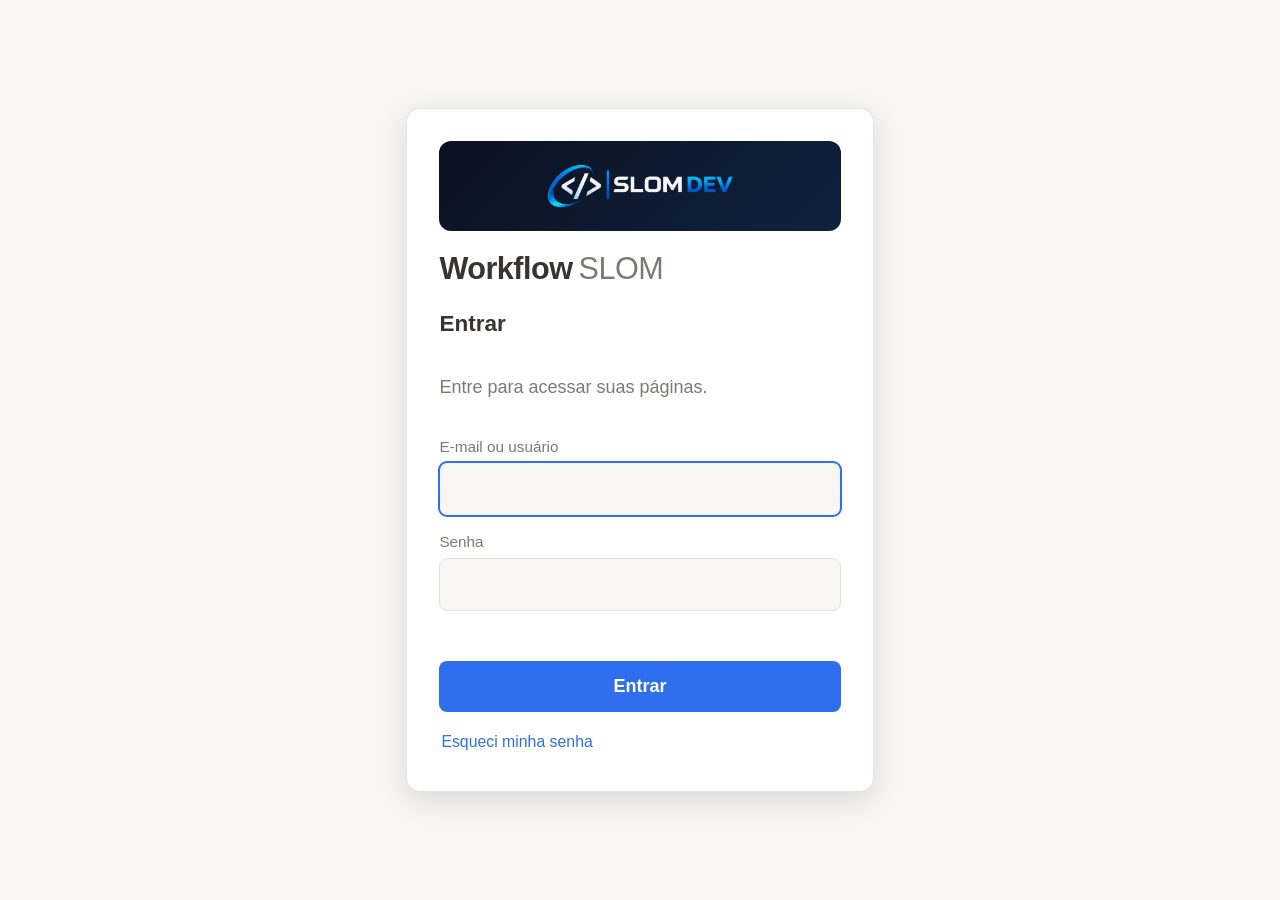
<file: index.html>
<!doctype html>
<html lang="pt-BR">
<head>
<meta charset="utf-8">
<meta name="viewport" content="width=device-width,initial-scale=1">
<title>Workflow SLOM</title>
<meta name="robots" content="noindex">
<link rel="icon" type="image/png" href="assets/img/favicon-64.png">
<link rel="apple-touch-icon" href="assets/img/apple-touch-icon.png">
<meta name="theme-color" content="#0b1220">
<link rel="stylesheet" href="assets/app.css?v=7">
</head>
<body>
<div id="auth" class="auth" hidden>
  <form id="authForm" class="auth-card" novalidate>
    <div class="logo-plate"><img src="assets/img/logo-h.png" alt="SLOM DEV"></div>
    <div class="brand">Workflow<span>SLOM</span></div>
    <h2 id="authTitle"></h2>
    <p id="authMsg" class="muted"></p>
    <label data-f="name" hidden>Nome<input id="aName" autocomplete="name" maxlength="80"></label>
    <label data-f="email">E-mail<input id="aEmail" autocomplete="username" autocapitalize="none" spellcheck="false"></label>
    <label data-f="pass">Senha<input id="aPass" type="password" autocomplete="current-password"></label>
    <label data-f="pass2" hidden>Confirmar senha<input id="aPass2" type="password" autocomplete="new-password"></label>
    <div id="authErr" class="err" role="alert"></div>
    <button class="btn primary" id="authBtn"></button>
    <button type="button" class="btn" id="resendBtn" hidden>Reenviar e-mail de confirmação</button>
    <div class="auth-links">
      <button type="button" class="link" id="lnkForgot">Esqueci minha senha</button>
      <button type="button" class="link" id="lnkSwitch"></button>
    </div>
  </form>
</div>

<div id="app" class="app" hidden>
  <main class="main">
    <div id="banner" class="banner" hidden><img class="pi" src="assets/img/icons/bell.png" alt=""><span>Confirme seu e-mail para proteger a conta e poder recuperar a senha.</span><button class="btn" id="bannerBtn">Confirmar e-mail</button></div>
    <header class="top">
      <nav id="tabs" class="tabs" aria-label="Seções"></nav>
      <span id="status" class="status"></span>
      <button class="icon menu" id="menuBtn" aria-label="Abrir menu" data-i="menu"></button>
    </header>
    <div id="subbar" class="subbar" hidden><div id="crumbs" class="crumbs"></div></div>
    <section id="view" class="view"></section>
  </main>
  <div id="scrim" class="scrim"></div>
  <aside id="side" class="side" aria-label="Menu">
    <div class="side-head">
      <button class="icon" id="collapseBtn" aria-label="Recolher menu"></button>
      <img class="side-logo" src="assets/img/logo-app.png" alt="SLOM DEV">
      <div class="who"><b>Workflow SLOM</b><small id="meName"></small></div>
    </div>

    <div id="ctxHome" class="ctx" hidden>
      <div class="side-actions">
        <button class="nav primary" id="homeNewTask" title="Nova tarefa"><img class="ni" src="assets/img/icons/add.png" alt=""><span>Nova tarefa</span></button>
        <button class="nav" id="homeToTasks" title="Quadro de tarefas"><img class="ni" src="assets/img/icons/kanban.png" alt=""><span>Quadro de tarefas</span></button>
        <button class="nav" id="homeToNotes" title="Minhas anotações"><img class="ni" src="assets/img/icons/notebook.png" alt=""><span>Minhas anotações</span></button>
        <button class="nav" id="homeToTeam" title="Equipe"><img class="ni" src="assets/img/icons/team.png" alt=""><span>Equipe</span></button>
      </div>
    </div>

    <div id="ctxTasks" class="ctx" hidden>
      <div class="side-actions"><button class="nav primary" id="newTaskBtn" title="Nova tarefa"><img class="ni" src="assets/img/icons/add.png" alt=""><span>Nova tarefa</span></button></div>
      <div class="ctx-title">Projetos</div>
      <div id="projList" class="plist"></div>
      <div class="side-actions"><button class="nav" id="newProjectBtn" title="Novo projeto"><img class="ni" src="assets/img/icons/folder-plus.png" alt=""><span>Novo projeto</span></button></div>
    </div>

    <div id="ctxNotes" class="ctx" hidden>
      <div class="side-actions">
        <button class="nav primary" id="newRoot" title="Nova página"><img class="ni" src="assets/img/icons/add.png" alt=""><span>Nova página</span></button>
        <button class="nav" id="searchBtn" title="Buscar"><img class="ni" src="assets/img/icons/search.png" alt=""><span>Buscar</span></button>
        <button class="nav" id="graphBtn" title="Grafo de ideias"><img class="ni" src="assets/img/icons/share.png" alt=""><span>Grafo de ideias</span></button>
        <button class="nav" id="trashBtn" title="Lixeira"><img class="ni" src="assets/img/icons/trash.png" alt=""><span>Lixeira</span></button>
      </div>
      <input id="search" class="search" placeholder="Buscar páginas…" type="search" aria-label="Buscar páginas">
      <nav id="tree" class="tree"></nav>
    </div>

    <div id="ctxTeam" class="ctx" hidden>
      <div class="ctx-title">Membros</div>
      <div id="memberList" class="plist"></div>
    </div>

    <div class="side-foot">
      <button class="nav" id="mailBtn" title="E-mail da conta"><img class="ni" src="assets/img/icons/shield.png" alt=""><span>E-mail da conta</span></button>
      <button class="nav" id="pwBtn" title="Alterar senha"><img class="ni" src="assets/img/icons/lock.png" alt=""><span>Alterar senha</span></button>
      <button class="nav" id="themeBtn" title="Aparência"><img class="ni" id="themeIcon" src="assets/img/icons/moon.png" alt=""><span>Aparência</span></button>
      <button class="nav" id="logoutBtn" title="Sair"><img class="ni" src="assets/img/icons/external.png" alt=""><span>Sair</span></button>
    </div>
  </aside>
</div>

<div id="slash" class="slash" hidden></div>
<dialog id="dlg" class="dlg"></dialog>
<script src="assets/planner.js?v=7"></script>
<script src="assets/team.js?v=7"></script>
<script src="assets/app.js?v=7"></script>
</body>
</html>
</file>
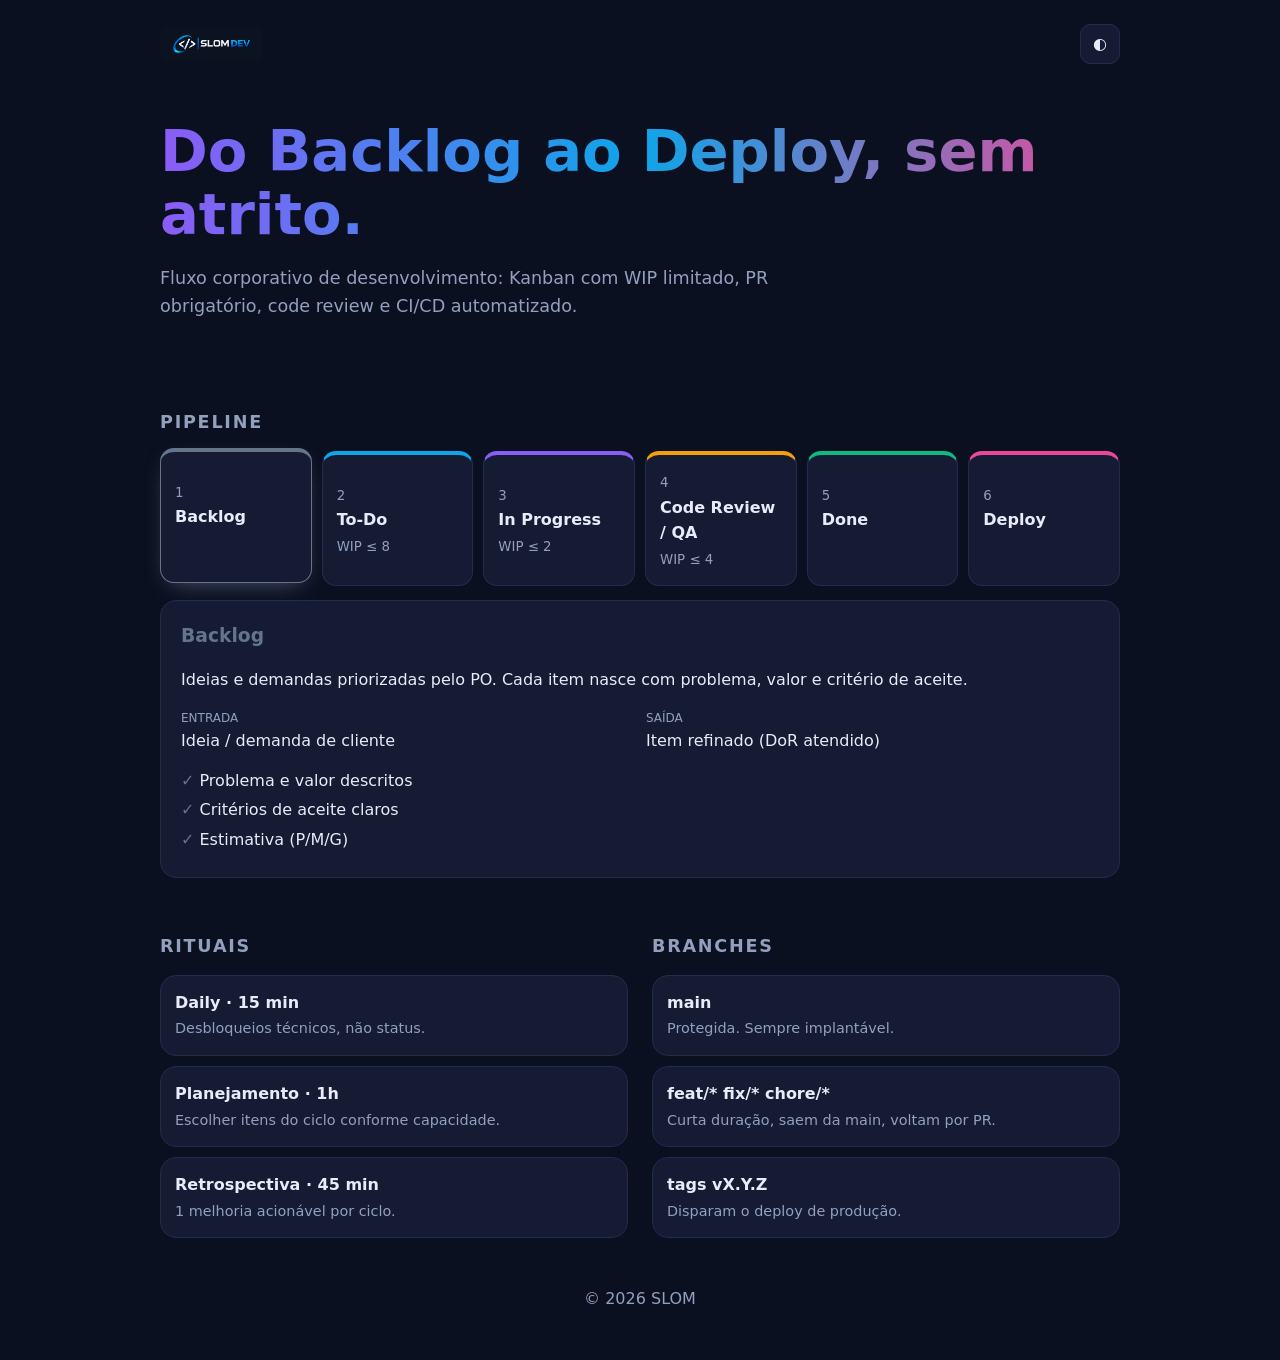
<file: workflow/index.html>
<!doctype html>
<html lang="pt-BR">
<head>
<meta charset="utf-8">
<meta name="viewport" content="width=device-width,initial-scale=1">
<title>SLOM | Workflow de Desenvolvimento</title>
<meta name="description" content="Fluxo de desenvolvimento da SLOM, do Backlog ao Deploy.">
<link rel="stylesheet" href="style.css">
</head>
<body>
<header class="hero">
  <nav><span class="logo"><img src="../assets/img/logo-h.png" alt="SLOM DEV" style="height:34px;display:block;background:#0b1220;border-radius:8px;padding:5px 10px"></span><button id="theme" aria-label="Alternar tema">◐</button></nav>
  <h1 id="tagline"></h1>
  <p id="resumo"></p>
</header>
<main>
  <section><h2>Pipeline</h2>
    <div id="pipeline" class="pipeline"></div>
    <article id="detalhe" class="card detalhe"></article>
  </section>
  <section class="cols">
    <div><h2>Rituais</h2><div id="rituais" class="stack"></div></div>
    <div><h2>Branches</h2><div id="branches" class="stack"></div></div>
  </section>
</main>
<footer>© <span id="ano"></span> SLOM</footer>
<script src="data.js"></script>
<script src="app.js"></script>
</body>
</html>
</file>
<file: assets/app.css>
/* ===== Temas ===== */
:root,:root[data-theme=light]{
  --bg:#fff;--bg2:#f7f6f3;--bg3:#efeeea;--fg:#37352f;--mut:#7d7a72;--line:#e5e3dd;
  --acc:#2f6fed;--accfg:#fff;--err:#d44;--hov:rgba(55,53,47,.08);--code:#f1f0ec;
}
:root[data-theme=dark]{
  --bg:#191919;--bg2:#202020;--bg3:#2b2b2b;--fg:#e6e4df;--mut:#9a9892;--line:#313131;
  --acc:#5b94ff;--accfg:#0b0b0b;--err:#ff7b7b;--hov:rgba(255,255,255,.08);--code:#262626;
}
:root[data-theme=midnight]{
  --bg:#0b1220;--bg2:#0f1a2e;--bg3:#17233a;--fg:#dbe6ff;--mut:#8aa0c6;--line:#1f2f4d;
  --acc:#4da3ff;--accfg:#04101f;--err:#ff8585;--hov:rgba(120,160,255,.12);--code:#0d1730;
}
:root[data-theme=forest]{
  --bg:#0f1a14;--bg2:#14221a;--bg3:#1c2f23;--fg:#dcefe2;--mut:#8fae9b;--line:#23382b;
  --acc:#4cd08a;--accfg:#04170d;--err:#ff8585;--hov:rgba(120,230,160,.1);--code:#12211a;
}
:root[data-theme=sunset]{
  --bg:#1a1210;--bg2:#231815;--bg3:#2f201c;--fg:#f5e6df;--mut:#bb9d91;--line:#3a2823;
  --acc:#ff8a4c;--accfg:#1a0c05;--err:#ff8585;--hov:rgba(255,160,110,.12);--code:#20150f;
}
:root[data-theme=paper]{
  --bg:#f6f0e3;--bg2:#efe7d4;--bg3:#e6dcc4;--fg:#3b3226;--mut:#85775f;--line:#ddd1b8;
  --acc:#b5651d;--accfg:#fff;--err:#c0392b;--hov:rgba(59,50,38,.09);--code:#ece3cf;
}
:root[data-theme=rose]{
  --bg:#fff7f9;--bg2:#ffeef2;--bg3:#ffe0e8;--fg:#43303a;--mut:#94717f;--line:#f4d3dc;
  --acc:#e0457b;--accfg:#fff;--err:#c62828;--hov:rgba(67,48,58,.08);--code:#ffeaf0;
}
:root[data-theme=amethyst]{
  --bg:#17121f;--bg2:#1e1729;--bg3:#2a2038;--fg:#ece4f7;--mut:#a899c0;--line:#30263f;
  --acc:#b388ff;--accfg:#120a1f;--err:#ff8585;--hov:rgba(190,150,255,.12);--code:#1c1526;
}

/* ===== Base ===== */
:root{--fs:18px;--side:300px}
*{box-sizing:border-box}
html{font-size:var(--fs)}
html,body{height:100%;margin:0}
body{background:var(--bg);color:var(--fg);font:1rem/1.55 -apple-system,BlinkMacSystemFont,"Segoe UI",Roboto,sans-serif}
[hidden]{display:none!important}
button,input,textarea{font:inherit;color:inherit}
button{cursor:pointer;background:none;border:0}
.muted{color:var(--mut)}
.err{color:var(--err);min-height:1.3em;font-size:.9rem}
.ico{display:inline-flex}.ico svg,i[data-i] svg{display:block}
i[data-i]{display:inline-flex;font-style:normal;flex:none}

/* ===== Login ===== */
.auth{min-height:100%;display:grid;place-items:center;padding:16px;background:var(--bg2)}
.auth-card{width:100%;max-width:26rem;background:var(--bg);border:1px solid var(--line);border-radius:14px;padding:1.8rem;display:grid;gap:.8rem;box-shadow:0 8px 30px rgba(0,0,0,.12)}
.auth-card h2{margin:0;font-size:1.25rem}
.brand{font-size:1.7rem;font-weight:800;letter-spacing:-.5px}
.brand span{font-weight:400;color:var(--mut);margin-left:6px}
label{display:grid;gap:4px;font-size:.85rem;color:var(--mut)}
label input,.dlg input{background:var(--bg2);border:1px solid var(--line);border-radius:8px;padding:.65rem .8rem;color:var(--fg);font-size:1rem}
label input:focus,.dlg input:focus,.search:focus{outline:2px solid var(--acc);outline-offset:-1px}
.btn{padding:.65rem .95rem;border-radius:8px;background:var(--bg3);font-weight:600}
.btn.primary{background:var(--acc);color:var(--accfg)}
.btn:disabled{opacity:.6;cursor:wait}
.auth-links{display:flex;justify-content:space-between;gap:8px;flex-wrap:wrap}
.auth-links .link{padding:4px 2px;font-size:.88rem;color:var(--acc)}
.auth-links .link:hover{background:none;text-decoration:underline}
.link{text-align:left;border-radius:6px}

/* ===== Layout (menu a direita) ===== */
.app{display:grid;grid-template-columns:minmax(0,1fr) var(--side);grid-template-rows:minmax(0,1fr);height:100%;transition:grid-template-columns .2s}
.app.collapsed{--side:72px}
.main{grid-column:1;grid-row:1;display:flex;flex-direction:column;min-width:0;height:100%}
.side{grid-column:2;grid-row:1;height:100%;background:var(--bg2);border-left:1px solid var(--line);display:flex;flex-direction:column;min-height:0;overflow:hidden}
.side-head{display:flex;align-items:center;gap:.6rem;padding:.8rem .8rem .4rem}
.who{display:grid;line-height:1.25;min-width:0}
.who b{white-space:nowrap}
.who small{color:var(--mut);font-size:.8rem;overflow:hidden;text-overflow:ellipsis}
.icon{width:2.2rem;height:2.2rem;border-radius:8px;display:grid;place-items:center;flex:none}
.icon:hover,.nav:hover,.link:hover,.row:hover{background:var(--hov)}
.side-actions,.side-foot{display:grid;gap:2px;padding:.4rem .6rem}
.side-foot{border-top:1px solid var(--line);margin-top:auto;overflow-y:auto;flex:none}
.nav{display:flex;align-items:center;gap:.8rem;width:100%;padding:.6rem .7rem;border-radius:8px;text-align:left;white-space:nowrap}
.nav i svg{width:1.3rem;height:1.3rem;stroke-width:1.9}
.nav.primary{background:var(--bg3);border:1px solid var(--acc);font-weight:600;margin-bottom:2px}
.search{margin:.3rem .8rem;padding:.55rem .75rem;border-radius:8px;border:1px solid var(--line);background:var(--bg);font-size:.95rem}
.tree{flex:1;overflow:auto;padding:.2rem .5rem}
.row{display:flex;align-items:center;gap:2px;padding:.28rem .3rem;border-radius:6px;font-size:.95rem;cursor:pointer;user-select:none}
.row.on{background:var(--hov);font-weight:600}
.row.over{outline:2px dashed var(--acc)}
.row .tw{width:1.35rem;height:1.35rem;border-radius:4px;color:var(--mut);flex:none;display:grid;place-items:center}
.row .tw svg{width:.95rem;height:.95rem}
.row .tw:hover{background:var(--hov)}
.row .ic{flex:none;width:1.4rem;display:grid;place-items:center;color:var(--mut)}
.row .ic svg{width:1.05rem;height:1.05rem}
.row .tt{flex:1;overflow:hidden;text-overflow:ellipsis;white-space:nowrap;padding:2px 4px}
.row .acts{display:none}
.row:hover .acts{display:flex}
.row .acts button{width:1.5rem;height:1.5rem;border-radius:4px;color:var(--mut);display:grid;place-items:center}
.row .acts button svg{width:1rem;height:1rem}
.row .acts button:hover{background:var(--hov);color:var(--fg)}

/* menu recolhido: so icones */
.app.collapsed .who,.app.collapsed .nav span,.app.collapsed .search,.app.collapsed .tree{display:none}
.app.collapsed .side-head{justify-content:center;padding-inline:0}
.app.collapsed .nav{justify-content:center;padding-inline:0}
.app.collapsed .side-actions,.app.collapsed .side-foot{padding-inline:.5rem}

.top{display:flex;align-items:center;gap:.6rem;padding:.5rem 1rem;min-height:3rem}
.menu{display:none}
.crumbs{flex:1;font-size:.9rem;color:var(--mut);overflow:hidden;white-space:nowrap;text-overflow:ellipsis}
.crumbs a{cursor:pointer}.crumbs a:hover{color:var(--fg)}
.status{font-size:.8rem;color:var(--mut)}
.view{flex:1;overflow:auto;padding:0 clamp(16px,7vw,96px) 40vh}
.doc{max-width:52rem;margin:0 auto}
.page-ic{font-size:4rem;line-height:1;margin:1.7rem 0 .25rem;cursor:pointer;width:max-content;border-radius:8px;padding:0 4px}
.page-ic:hover{background:var(--hov)}
.page-ic.empty{font-size:.95rem;color:var(--mut);margin-top:2rem;opacity:0}
.doc:hover .page-ic.empty{opacity:1}
.title{width:100%;border:0;background:none;outline:0;font-size:2.5rem;font-weight:800;letter-spacing:-.8px;padding:4px 0 .75rem;line-height:1.2}
.title::placeholder{color:var(--line)}
.empty-view{margin:18vh auto 0;text-align:center;color:var(--mut)}
.empty-view h2{color:var(--fg)}
.banner{display:flex;gap:12px;align-items:center;justify-content:center;flex-wrap:wrap;background:color-mix(in srgb,var(--acc) 14%,var(--bg));border-bottom:1px solid var(--line);padding:.5rem .9rem;font-size:.9rem}
.banner .btn{padding:.3rem .8rem;background:var(--acc);color:var(--accfg)}

/* ===== Blocos ===== */
.block{display:flex;align-items:flex-start;gap:6px;position:relative;padding:2px 0}
.txt{flex:1;min-width:0;outline:0;white-space:pre-wrap;word-break:break-word;padding:2px 0;min-height:1.55em}
.txt:empty::before{content:attr(data-ph);color:var(--mut);opacity:0;pointer-events:none}
.block:focus-within .txt:empty::before{opacity:.6}
.t-h1 .txt{font-size:1.9rem;font-weight:800;line-height:1.25;margin-top:1.4rem}
.t-h2 .txt{font-size:1.5rem;font-weight:700;line-height:1.3;margin-top:1rem}
.t-h3 .txt{font-size:1.2rem;font-weight:700;margin-top:.6rem}
.t-quote .txt{border-left:3px solid var(--fg);padding-left:14px;margin-left:2px}
.t-callout{background:var(--bg2);border-radius:8px;padding:.75rem .9rem;margin:4px 0}
.t-callout::before{content:"";width:1.7rem;height:1.7rem;flex:none;background:url(img/icons/idea.png) center/contain no-repeat}
.t-ul::before,.t-ol::before{content:"•";width:1.4rem;text-align:center;flex:none;padding-top:2px}
.t-ol::before{content:attr(data-n) ".";color:var(--fg)}
.t-todo input{margin:.45rem 4px 0 2px;width:1.1rem;height:1.1rem;flex:none;accent-color:var(--acc);cursor:pointer}
.t-todo.done .txt{color:var(--mut);text-decoration:line-through}
.t-hr hr{flex:1;border:0;border-top:1px solid var(--line);margin:.75rem 0}
.t-code textarea{flex:1;background:var(--code);border:0;border-radius:8px;padding:.75rem .9rem;font:.85rem/1.55 ui-monospace,Consolas,monospace;resize:none;outline:0;overflow:hidden;min-height:3rem}
.hint{margin-top:1.1rem;color:var(--mut);font-size:.82rem;cursor:text;padding:6px 0}
.wl{color:var(--acc);border-bottom:1px solid color-mix(in srgb,var(--acc) 45%,transparent);border-radius:2px}
.wl.ghost{border-bottom-style:dashed;opacity:.8}
.refs{margin-top:2.1rem;display:grid;gap:14px;border-top:1px solid var(--line);padding-top:14px}
.refs:empty{display:none}
.refsec{display:flex;flex-wrap:wrap;gap:8px;align-items:center;font-size:.9rem}
.refsec b{color:var(--mut);font-weight:600;width:100%;font-size:.78rem;text-transform:uppercase;letter-spacing:.04em}
.chip{background:var(--bg2);border:1px solid var(--line);border-radius:999px;padding:.25rem .8rem;font-size:.9rem}
.chip:hover{border-color:var(--acc);color:var(--acc)}

/* ===== Menu "/" e "[[" ===== */
.slash{position:fixed;z-index:60;width:17rem;max-height:20rem;overflow:auto;background:var(--bg);border:1px solid var(--line);border-radius:10px;box-shadow:0 8px 30px rgba(0,0,0,.25);padding:4px}
.slash button{display:flex;gap:10px;align-items:center;width:100%;text-align:left;padding:.45rem .6rem;border-radius:6px;font-size:.9rem}
.slash button small{color:var(--mut);display:block;font-size:.75rem}
.slash button.on,.slash button:hover{background:var(--hov)}
.slash .g{width:2.1rem;height:2.1rem;display:grid;place-items:center;border:1px solid var(--line);border-radius:6px;font-weight:700;flex:none}

/* ===== Lixeira / dialogos ===== */
.list{display:grid;gap:6px;margin-top:1rem}
.item{display:flex;align-items:center;gap:8px;padding:.55rem .7rem;border:1px solid var(--line);border-radius:8px}
.item span{flex:1;overflow:hidden;text-overflow:ellipsis;white-space:nowrap}
.item small{display:block;color:var(--mut);font-size:.78rem}
.dlg{border:1px solid var(--line);border-radius:14px;background:var(--bg);color:var(--fg);padding:1.4rem;width:min(92vw,28rem)}
.dlg::backdrop{background:rgba(0,0,0,.5)}
.dlg form{display:grid;gap:.7rem}
.dlg h3{margin:0 0 4px}
.dlg input{width:100%}
.dlg .row2{display:flex;gap:8px;justify-content:flex-end;margin-top:6px}
.lbl{font-size:.8rem;color:var(--mut);text-transform:uppercase;letter-spacing:.05em;margin-top:.3rem}
.themes{display:grid;grid-template-columns:repeat(4,1fr);gap:.5rem}
.theme{display:grid;gap:.35rem;justify-items:center;padding:.5rem .2rem;border-radius:10px;border:2px solid transparent;font-size:.78rem}
.theme:hover{background:var(--hov)}
.theme.on{border-color:var(--acc)}
.theme .sw{width:2.6rem;height:2.6rem;border-radius:50%;border:2px solid;display:flex;align-items:flex-end;justify-content:center;gap:3px;padding-bottom:.45rem}
.theme .sw i{width:.55rem;height:.55rem;border-radius:50%;display:block}
.seg{display:flex;border:1px solid var(--line);border-radius:10px;overflow:hidden}
.seg button{flex:1;padding:.5rem .3rem;font-size:.9rem}
.seg button+button{border-left:1px solid var(--line)}
.seg button.on{background:var(--acc);color:var(--accfg);font-weight:600}
.scrim{display:none}

/* ===== Grafo ===== */
.view.flat{padding:0;overflow:hidden;position:relative}
.graph{position:absolute;inset:0;background:radial-gradient(circle at 50% 40%,var(--bg2),var(--bg))}
.graph canvas{display:block;touch-action:none;cursor:grab}
.gtools{position:absolute;top:12px;left:14px;display:flex;gap:8px;align-items:center;flex-wrap:wrap}
.gsearch{background:var(--bg);border:1px solid var(--line);border-radius:8px;padding:.45rem .65rem;font-size:.9rem;width:11rem;color:var(--fg)}
.gchk{display:flex;flex-direction:row;gap:6px;align-items:center;font-size:.85rem;color:var(--fg);background:var(--bg);border:1px solid var(--line);border-radius:8px;padding:.4rem .65rem}
.gtools .btn{padding:.4rem .8rem;background:var(--bg);border:1px solid var(--line)}
.glegend{position:absolute;left:14px;bottom:12px;font-size:.8rem;color:var(--mut);max-width:80%}
.gempty{position:absolute;top:50%;left:50%;transform:translate(-50%,-50%);color:var(--mut);text-align:center;max-width:20rem;pointer-events:none;margin-top:90px}

@media(max-width:760px){
  .app,.app.collapsed{grid-template-columns:minmax(0,1fr)}
  .side{position:fixed;inset:0 0 0 auto;width:min(86vw,320px);z-index:30;transform:translateX(100%);transition:transform .2s}
  .app.open .side{transform:none}
  .app.open .scrim{display:block;position:fixed;inset:0;background:rgba(0,0,0,.45);z-index:25}
  .menu{display:grid}
  .app.collapsed .who{display:grid}
  .app.collapsed .nav span{display:inline}
  .app.collapsed .search,.app.collapsed .tree{display:block}
  .app.collapsed .nav{justify-content:flex-start;padding-inline:.7rem}
  #collapseBtn{display:none}
  .title{font-size:1.9rem}
  .row .acts{display:flex}
  .themes{grid-template-columns:repeat(3,1fr)}
}

/* ===== Marca e icones ===== */
.logo-plate{background:linear-gradient(135deg,#0b1220,#10213f);border-radius:12px;padding:.9rem 1rem;display:flex;justify-content:center}
.logo-plate img{height:3.2rem;width:auto;max-width:100%;display:block}
.side-logo{width:2.4rem;height:2.4rem;border-radius:10px;flex:none}
.ni{width:1.6rem;height:1.6rem;flex:none;object-fit:contain}
.pi{width:1.2em;height:1.2em;object-fit:contain;vertical-align:-.22em;flex:none}
.pi.sm{width:1em;height:1em}.pi.lg{width:2.3rem;height:2.3rem}.pi.xl{width:4.2rem;height:4.2rem;margin-bottom:.4rem}
.page-ic .pi{width:4.2rem;height:4.2rem}
.row .ic .pi{width:1.4rem;height:1.4rem}
.row .acts .pi{width:1.15rem;height:1.15rem}
.crumbs .pi{width:1.2rem;height:1.2rem}
.slash .g .pi{width:1.7rem;height:1.7rem}
.banner .pi{width:1.5rem;height:1.5rem}
.status{display:flex;align-items:center;gap:.35rem}
.ttl-ic{display:flex;align-items:center;gap:.6rem;margin-top:1.8rem}
.refsec b{display:flex;align-items:center;gap:.4rem}
.empty-view .pi.xl{display:block;margin-inline:auto}
.icongrid{display:grid;grid-template-columns:repeat(8,1fr);gap:.3rem;max-height:46vh;overflow:auto;padding:.2rem}
.icongrid button{border-radius:10px;padding:.35rem;display:grid;place-items:center;background:#0b1220}
.icongrid button:hover{outline:2px solid var(--acc)}
.icongrid .pi{width:2.1rem;height:2.1rem}
.dlg:has(.icongrid){width:min(94vw,40rem)}
.side-head{flex-wrap:nowrap}
.app.collapsed .side-head{flex-direction:column;gap:.5rem}
@media(max-width:760px){.icongrid{grid-template-columns:repeat(5,1fr)}.logo-plate img{height:2.6rem}}

/* ===== Administracao ===== */
.doc.admin{max-width:70rem}
.doc.admin h2{font-size:1.25rem;margin-top:2.2rem}
.stats{display:grid;grid-template-columns:repeat(auto-fit,minmax(11rem,1fr));gap:.7rem;margin:1.2rem 0}
.stat{display:flex;align-items:center;gap:.8rem;background:var(--bg2);border:1px solid var(--line);border-radius:12px;padding:.8rem 1rem}
.stat b{font-size:1.5rem;line-height:1.1;display:block}
.stat small{color:var(--mut)}
.atools{display:flex;gap:.6rem;flex-wrap:wrap;margin:1rem 0}
.asearch{flex:1;min-width:12rem;background:var(--bg2);border:1px solid var(--line);border-radius:8px;padding:.6rem .8rem;color:var(--fg);font-size:1rem}
.atools .btn{display:flex;align-items:center;gap:.4rem}
.ulist{display:grid;gap:.6rem}
.ucard{display:grid;grid-template-columns:minmax(0,1.4fr) minmax(0,1.1fr) auto;gap:1rem;align-items:center;border:1px solid var(--line);border-radius:12px;padding:.8rem 1rem;background:var(--bg)}
.ucard.off{opacity:.6}
.uinfo{display:grid;min-width:0}
.uinfo small{color:var(--mut);overflow:hidden;text-overflow:ellipsis}
.umeta{display:grid;gap:.1rem;font-size:.85rem;color:var(--mut)}
.umeta .pi{margin-right:.2rem}
.badges{display:flex;flex-wrap:wrap;gap:.3rem;margin-top:.35rem}
.badge{font-size:.72rem;font-weight:600;padding:.12rem .55rem;border-radius:999px;background:var(--bg3);color:var(--fg)}
.badge.acc{background:var(--acc);color:var(--accfg)}
.badge.ok{background:color-mix(in srgb,#2fb36d 22%,var(--bg));color:#2fb36d}
.badge.warn{background:color-mix(in srgb,#e0a21b 22%,var(--bg));color:#c98a00}
.badge.err{background:color-mix(in srgb,var(--err) 20%,var(--bg));color:var(--err)}
.badge.mut{color:var(--mut)}
.uacts{display:flex;gap:.25rem;flex-wrap:wrap;justify-content:flex-end}
.act{width:2.4rem;height:2.4rem;border-radius:8px;display:grid;place-items:center;background:#0b1220}
.act:hover{outline:2px solid var(--acc)}
.act .pi{width:1.5rem;height:1.5rem}
.alog{display:grid;gap:.35rem;font-size:.9rem}
.alog>div{display:flex;gap:.8rem;border-bottom:1px solid var(--line);padding:.3rem 0}
.alog small{color:var(--mut);flex:none;min-width:7.5rem}
@media(max-width:900px){.ucard{grid-template-columns:1fr}.uacts{justify-content:flex-start}}

/* ===== Abas, contexto lateral ===== */
.top{padding:.4rem .8rem;gap:.5rem}
.tabs{display:flex;gap:.25rem;flex:1;min-width:0;overflow-x:auto;scrollbar-width:none}
.tabs::-webkit-scrollbar{display:none}
.tab{display:flex;align-items:center;gap:.5rem;padding:.5rem .9rem;border-radius:10px;font-weight:600;color:var(--mut);white-space:nowrap;border:1px solid transparent}
.tab .pi{width:1.35rem;height:1.35rem}
.tab:hover{background:var(--hov);color:var(--fg)}
.tab.on{background:var(--bg2);color:var(--fg);border-color:var(--line);box-shadow:inset 0 -3px 0 var(--acc)}
.subbar{padding:0 1rem .3rem}
.ctx{display:flex;flex-direction:column;min-height:0;flex:1;overflow:auto}
.ctx-title{font-size:.75rem;text-transform:uppercase;letter-spacing:.06em;color:var(--mut);padding:.6rem 1.1rem .2rem;font-weight:700}
.plist{display:grid;gap:2px;padding:0 .6rem}
.pitem{display:flex;align-items:center;gap:.6rem;padding:.45rem .6rem;border-radius:8px;cursor:pointer;font-size:.95rem}
.pitem:hover{background:var(--hov)}.pitem.on{background:var(--hov);font-weight:600}
.pitem i{width:.75rem;height:.75rem;border-radius:50%;flex:none}
.pitem .pn{flex:1;overflow:hidden;text-overflow:ellipsis;white-space:nowrap}
.pitem small{color:var(--mut)}
.pacts{display:none;gap:2px}.pitem:hover .pacts{display:flex}.pitem:hover small{display:none}
.pacts button{width:1.5rem;height:1.5rem;display:grid;place-items:center;border-radius:5px}
.pacts button:hover{background:var(--bg3)}
.app.collapsed .ctx-title,.app.collapsed .plist{display:none}
.av{display:inline-grid;place-items:center;width:2rem;height:2rem;border-radius:50%;color:#0b1220;font-weight:800;font-size:.75rem;flex:none}
.av.sm{width:1.5rem;height:1.5rem;font-size:.62rem}
.av.xl{width:4.4rem;height:4.4rem;font-size:1.4rem}
.sp{flex:1}
.btn.danger{background:color-mix(in srgb,var(--err) 18%,var(--bg));color:var(--err)}

/* ===== Planejador ===== */
.planner{padding-top:.6rem}
.phead{display:flex;align-items:center;gap:1rem;flex-wrap:wrap}
.phead h1{margin:0;font-size:1.7rem}
.phead .muted{flex:1}
.phead .btn{display:flex;align-items:center;gap:.4rem}
.ptools{display:flex;gap:.5rem;flex-wrap:wrap;margin:1rem 0}
.fsel,.fsearch,.task-dlg select,.task-dlg input,.task-dlg textarea,.quick input{background:var(--bg2);border:1px solid var(--line);border-radius:8px;padding:.5rem .7rem;color:var(--fg);font-size:.92rem;max-width:100%}
.fsearch{min-width:11rem;flex:1}
.vseg{margin-left:auto}.vseg button{display:flex;align-items:center;gap:.4rem;justify-content:center}
.board{display:grid;grid-template-columns:repeat(5,minmax(15rem,1fr));gap:.8rem;overflow-x:auto;padding-bottom:1rem;align-items:start}
.col{background:var(--bg2);border:1px solid var(--line);border-radius:14px;display:flex;flex-direction:column;border-top:3px solid var(--c);min-height:12rem}
.col.over{outline:2px dashed var(--c);outline-offset:-2px}
.colhead{display:flex;align-items:center;gap:.5rem;padding:.7rem .8rem .4rem}
.colhead b{flex:1}
.cnt{background:var(--bg3);border-radius:999px;font-size:.78rem;padding:0 .55rem;font-weight:700}
.colplus{width:1.7rem;height:1.7rem;border-radius:6px;display:grid;place-items:center}.colplus:hover{background:var(--hov)}
.colbody{display:grid;gap:.5rem;padding:.3rem .6rem;min-height:3rem;align-content:start}
.colempty{color:var(--mut);font-size:.88rem;text-align:center;padding:1rem .5rem;border:1px dashed var(--line);border-radius:10px}
.coladd{display:flex;align-items:center;gap:.4rem;margin:.3rem .6rem .6rem;padding:.5rem;border-radius:8px;color:var(--mut);font-size:.9rem}
.coladd:hover{background:var(--hov);color:var(--fg)}
.tcard{background:var(--bg);border:1px solid var(--line);border-left:4px solid var(--pc);border-radius:10px;padding:.65rem .75rem;cursor:grab;display:grid;gap:.45rem;transition:transform .12s,box-shadow .12s}
.tcard:hover{transform:translateY(-2px);box-shadow:0 6px 18px rgba(0,0,0,.14)}
.tcard.dragging{opacity:.35}.tcard.isdone .ttitle{text-decoration:line-through;color:var(--mut)}
.ttitle{font-weight:600;line-height:1.3;word-break:break-word}
.tchips,.tlabels,.tfoot{display:flex;flex-wrap:wrap;gap:.35rem;align-items:center}
.tproj{font-size:.7rem;font-weight:700;padding:.1rem .5rem;border-radius:999px;background:color-mix(in srgb,var(--c) 20%,var(--bg));color:var(--c);border:1px solid color-mix(in srgb,var(--c) 40%,transparent)}
.pchip{font-size:.7rem;font-weight:700;padding:.1rem .5rem;border-radius:999px;background:color-mix(in srgb,var(--c) 18%,var(--bg));color:var(--c)}
.tlabel{font-size:.7rem;padding:.05rem .45rem;border-radius:5px;background:var(--bg3);color:var(--mut)}
.tmeta,.due{display:inline-flex;align-items:center;gap:.25rem;font-size:.78rem;color:var(--mut)}
.due.late{color:#f0506e;font-weight:700}.due.today{color:#e0a21b;font-weight:700}.due.soon{color:#4da3ff;font-weight:600}
.dropline{height:4px;border-radius:2px;background:var(--acc);margin:-2px 0}
.tlist{display:grid;border:1px solid var(--line);border-radius:12px;overflow:hidden}
.lrow{display:grid;grid-template-columns:2.2rem minmax(0,3fr) 9rem 8rem 6rem 8rem;gap:.6rem;align-items:center;padding:.55rem .8rem;border-bottom:1px solid var(--line);cursor:pointer;background:var(--bg)}
.lrow:hover{background:var(--bg2)}.lhead{background:var(--bg2);font-size:.75rem;text-transform:uppercase;letter-spacing:.05em;color:var(--mut);font-weight:700;cursor:default}
.lt{display:flex;gap:.5rem;align-items:center;flex-wrap:wrap;font-weight:600}.lw{display:flex;align-items:center;gap:.3rem}
.lrow.isdone .lt{text-decoration:line-through;color:var(--mut)}
.stsel{border:1px solid color-mix(in srgb,var(--c) 50%,transparent);border-radius:8px;padding:.25rem .4rem;background:color-mix(in srgb,var(--c) 14%,var(--bg));color:var(--fg);font-size:.82rem}
.chk{width:1.4rem;height:1.4rem;border-radius:50%;border:2px solid var(--mut);display:grid;place-items:center;flex:none}
.chk.on{border-color:#2fb36d;background:#2fb36d22}.chk .pi{width:.9rem;height:.9rem}
.calnav{display:flex;align-items:center;gap:.6rem;margin-bottom:.6rem}.calnav b{flex:1;text-transform:capitalize;font-size:1.15rem}
.calgrid{display:grid;grid-template-columns:repeat(7,minmax(0,1fr));border:1px solid var(--line);border-radius:12px;overflow:hidden}
.calwd{background:var(--bg2);text-align:center;padding:.4rem;font-size:.75rem;text-transform:uppercase;color:var(--mut);font-weight:700}
.calcell{min-height:6.2rem;border-top:1px solid var(--line);border-left:1px solid var(--line);padding:.3rem;display:grid;gap:.2rem;align-content:start;cursor:pointer;background:var(--bg)}
.calcell:nth-child(7n+1){border-left:0}.calcell.other{background:var(--bg2);opacity:.65}.calcell.over{outline:2px solid var(--acc);outline-offset:-2px}
.calcell.today .dn{background:var(--acc);color:var(--accfg);border-radius:50%}
.dn{font-size:.8rem;font-weight:700;width:1.5rem;height:1.5rem;display:grid;place-items:center}
.calchip{font-size:.74rem;padding:.12rem .4rem;border-radius:5px;border-left:3px solid var(--pc);background:var(--bg3);overflow:hidden;text-overflow:ellipsis;white-space:nowrap;cursor:grab}
.calchip.isdone{text-decoration:line-through;opacity:.6}

/* ===== Janela da tarefa ===== */
.task-dlg{width:min(94vw,44rem);max-height:92vh;overflow:auto}
.tdh{display:flex;align-items:center;gap:.7rem}
.tt-input{flex:1;font-size:1.35rem!important;font-weight:700;border:0!important;background:none!important;padding:.3rem 0!important;outline:0}
.tt-input:focus{box-shadow:inset 0 -2px 0 var(--acc)}
.tgrid{display:grid;grid-template-columns:repeat(3,1fr);gap:.6rem}
.task-dlg label{font-size:.78rem}
.sect{display:grid;gap:.5rem}.sect>b{display:flex;align-items:center;gap:.4rem}
.cli{display:flex;align-items:center;gap:.5rem}.cli.d span{text-decoration:line-through;color:var(--mut)}.cli span{flex:1}
.cli .x{color:var(--mut);font-size:1.2rem;width:1.6rem;border-radius:5px}.cli .x:hover{background:var(--hov);color:var(--err)}
.clbar{height:6px;background:var(--bg3);border-radius:3px;overflow:hidden}.clbar i{display:block;height:100%;background:#2fb36d;transition:width .3s}
.comments{display:grid;gap:.6rem}.cm{display:flex;gap:.6rem}.cm p{margin:.15rem 0 0;white-space:pre-wrap}.cm small{color:var(--mut)}
.cmadd{display:flex;gap:.5rem}.cmadd input{flex:1}
.dlg .row2 .sp{flex:1}

/* ===== Painel inicial ===== */
.dash{max-width:76rem;margin:0 auto;padding-top:.8rem}
.hello{display:flex;align-items:center;justify-content:space-between;gap:1rem}
.hello h1{margin:0;font-size:2rem}
.hello .pi.xl{margin:0;opacity:.9}
.quick{display:flex;align-items:center;gap:.5rem;flex-wrap:wrap;background:var(--bg2);border:1px solid var(--line);border-radius:14px;padding:.6rem .8rem;margin:1rem 0}
.quick>.pi{width:1.6rem;height:1.6rem}.quick input:first-of-type{flex:1;min-width:12rem;border:0;background:transparent;font-size:1.02rem;outline:0}
.kpis{display:grid;grid-template-columns:repeat(auto-fit,minmax(13rem,1fr));gap:.8rem;margin-bottom:1rem}
.kpi{display:flex;align-items:center;gap:.9rem;text-align:left;background:var(--bg2);border:1px solid var(--line);border-radius:14px;padding:1rem;transition:transform .15s,border-color .15s}
.kpi:hover{transform:translateY(-3px);border-color:var(--acc)}
.kpi b{font-size:2rem;line-height:1;display:block}.kpi small{color:var(--mut)}
.kpi.red{border-left:4px solid #f0506e}.kpi.amber{border-left:4px solid #f5a524}.kpi.green{border-left:4px solid #2fb36d}.kpi.blue{border-left:4px solid #4da3ff}
.dgrid{display:grid;grid-template-columns:repeat(2,minmax(0,1fr));gap:.8rem}
.card{background:var(--bg2);border:1px solid var(--line);border-radius:14px;padding:1rem;display:grid;gap:.6rem;align-content:start}
.card.wide{grid-row:span 2}
.card h3{margin:0 0 .2rem;font-size:1.02rem;display:flex;align-items:center;gap:.4rem}
.mt{display:flex;align-items:center;gap:.6rem;padding:.45rem .5rem;border-radius:8px;cursor:pointer;flex-wrap:wrap}
.mt:hover{background:var(--hov)}.mt.isdone .mtt{text-decoration:line-through;color:var(--mut)}.mtt{flex:1;min-width:8rem;font-weight:600}
.mt.ro-t{cursor:default}
.more{color:var(--acc);padding:.3rem 0}
.stack{display:flex;height:14px;border-radius:7px;overflow:hidden;background:var(--bg3)}.stack i{display:block;transition:width .5s}
.legend{display:flex;flex-wrap:wrap;gap:.3rem .9rem;font-size:.82rem;color:var(--mut)}.legend i{display:inline-block;width:.7rem;height:.7rem;border-radius:50%;margin-right:.3rem}
.legend b{color:var(--fg)}
.ring{--p:0;width:7rem;height:7rem;border-radius:50%;display:grid;place-content:center;text-align:center;margin:.3rem auto 0;background:conic-gradient(#2fb36d calc(var(--p)*1%),var(--bg3) 0);position:relative}
.ring::before{content:"";position:absolute;inset:.55rem;background:var(--bg2);border-radius:50%}
.ring>*{position:relative}.ring b{font-size:1.4rem;line-height:1}.ring small{color:var(--mut);font-size:.72rem}
.bars{display:flex;align-items:flex-end;gap:.3rem;height:8rem}
.bar{flex:1;display:flex;flex-direction:column;justify-content:flex-end;align-items:center;height:100%;gap:.2rem}
.bar i{display:block;width:100%;background:linear-gradient(var(--acc),color-mix(in srgb,var(--acc) 50%,transparent));border-radius:4px 4px 0 0;min-height:4px;transition:height .5s}
.bar small{font-size:.65rem;color:var(--mut)}
.wl-row{display:flex;align-items:center;gap:.6rem}.wn{width:5rem;overflow:hidden;text-overflow:ellipsis}
.wbar{flex:1;display:flex;height:.8rem;border-radius:5px;overflow:hidden;background:var(--bg3)}.wbar i{display:block}
.act-row{display:flex;gap:.6rem;align-items:flex-start;font-size:.9rem}.act-row small{display:block;color:var(--mut)}

/* ===== Equipe ===== */
.mgrid{display:grid;grid-template-columns:repeat(auto-fill,minmax(16rem,1fr));gap:1rem;margin-top:1.2rem}
.mcard{display:grid;justify-items:center;gap:.4rem;text-align:center;background:var(--bg2);border:1px solid var(--line);border-radius:16px;padding:1.4rem 1rem;cursor:pointer;transition:transform .15s,border-color .15s}
.mcard:hover{transform:translateY(-4px);border-color:var(--acc)}
.mcard b{font-size:1.15rem;display:flex;gap:.4rem;align-items:center}
.mstats{display:flex;flex-wrap:wrap;gap:.3rem .9rem;justify-content:center;font-size:.85rem;color:var(--mut);margin:.3rem 0}
.mstats span{display:inline-flex;align-items:center;gap:.25rem}.mstats b{color:var(--fg);display:inline}
.mcard .btn{margin-top:.4rem}
.phead2{display:flex;align-items:center;gap:1rem;flex-wrap:wrap;margin:1rem 0}.phead2>div{flex:1;min-width:14rem}.phead2 h1{margin:0}
.ptabs{margin:.4rem 0;display:inline-flex}.ptabs button{display:flex;gap:.4rem;align-items:center;padding:.5rem 1rem}
.ronote{display:flex;align-items:center;gap:.4rem;font-size:.85rem;color:var(--mut);margin:.5rem 0 1rem}
.reader{display:grid;grid-template-columns:16rem minmax(0,1fr);gap:1rem;align-items:start}
.rtree{background:var(--bg2);border:1px solid var(--line);border-radius:12px;padding:.4rem;max-height:70vh;overflow:auto}
.rrow{display:flex;align-items:center;gap:2px;padding:.3rem;border-radius:6px;cursor:pointer;font-size:.92rem}
.rrow:hover{background:var(--hov)}.rrow.on{background:var(--hov);font-weight:600}
.rrow .tw{width:1.2rem;color:var(--mut);flex:none}.rrow .tt{flex:1;overflow:hidden;text-overflow:ellipsis;white-space:nowrap;display:flex;align-items:center;gap:.3rem}
.rrow .pi{width:1.1rem;height:1.1rem}
.rpage{background:var(--bg);border:1px solid var(--line);border-radius:12px;padding:1.2rem 1.5rem;min-height:14rem}
.rhead{display:flex;align-items:center;gap:.6rem}.rhead h2{margin:0;font-size:1.8rem}.ric .pi{width:2.4rem;height:2.4rem}
.txt.ro{cursor:default}.rcode{margin:0;flex:1;background:var(--code);border-radius:8px;padding:.75rem .9rem;font:.85rem/1.55 ui-monospace,Consolas,monospace;white-space:pre-wrap;overflow:auto}
a.wl{cursor:pointer}
@media(max-width:900px){.dgrid{grid-template-columns:1fr}.card.wide{grid-row:auto}.tgrid{grid-template-columns:1fr 1fr}.reader{grid-template-columns:1fr}.lrow{grid-template-columns:2rem minmax(0,1fr) 7rem}.lrow>:nth-child(n+4){display:none}.board{grid-template-columns:repeat(5,16rem)}}
@media(max-width:760px){.tab span{display:none}.tab{padding:.5rem .7rem}.tab.on span{display:inline}.hello .pi.xl{display:none}}

.view:has(.planner),.view:has(.dash),.view:has(.admin){padding-inline:clamp(12px,2vw,28px)}
.board{grid-template-columns:repeat(5,minmax(12.5rem,1fr))}
</file>
<file: workflow/style.css>
:root{--bg:#0b1020;--fg:#e8ecf8;--mut:#93a0bd;--card:#141b33;--bd:#222c4d}
:root[data-theme=light]{--bg:#f6f7fb;--fg:#12172b;--mut:#5b6785;--card:#fff;--bd:#e3e7f2}
*{box-sizing:border-box}
body{margin:0;font:16px/1.6 system-ui,-apple-system,Segoe UI,sans-serif;background:var(--bg);color:var(--fg)}
.hero{padding:24px 20px 56px;max-width:1000px;margin:auto}
nav{display:flex;justify-content:space-between;align-items:center;margin-bottom:56px}
.logo{font-weight:800;letter-spacing:.2em;font-size:1.2rem}
button{background:var(--card);color:var(--fg);border:1px solid var(--bd);border-radius:10px;padding:6px 12px;cursor:pointer;font:inherit}
h1{font-size:clamp(2rem,6vw,3.6rem);line-height:1.1;margin:0 0 16px;background:linear-gradient(90deg,#8b5cf6,#0ea5e9,#ec4899);-webkit-background-clip:text;background-clip:text;color:transparent}
.hero p{color:var(--mut);max-width:60ch;font-size:1.1rem}
main{max-width:1000px;margin:auto;padding:0 20px}
h2{font-size:1.1rem;text-transform:uppercase;letter-spacing:.1em;color:var(--mut)}
.pipeline{display:grid;grid-template-columns:repeat(auto-fit,minmax(130px,1fr));gap:10px}
.step{background:var(--card);border:1px solid var(--bd);border-top:4px solid var(--c);border-radius:14px;padding:14px;text-align:left;transition:.2s}
.step:hover,.step.on{transform:translateY(-3px);border-color:var(--c);box-shadow:0 8px 24px -12px var(--c)}
.step b{display:block}.step small{color:var(--mut)}
.card{background:var(--card);border:1px solid var(--bd);border-radius:16px;padding:20px}
.detalhe{margin-top:14px}
.detalhe h3{margin:0 0 6px;color:var(--c)}
.io{display:grid;grid-template-columns:1fr 1fr;gap:12px;margin:14px 0}
.io span{display:block;font-size:.75rem;text-transform:uppercase;color:var(--mut)}
.detalhe ul{padding:0;margin:0}
.detalhe li{margin:4px 0;list-style:none}
.detalhe li:before{content:"✓ ";color:var(--c)}
.cols{display:grid;grid-template-columns:repeat(auto-fit,minmax(280px,1fr));gap:24px;margin-top:40px}
.stack{display:grid;gap:10px}
.stack .card{padding:14px}.stack b{display:block}.stack span{color:var(--mut);font-size:.9rem}
footer{text-align:center;color:var(--mut);padding:48px 0}
</file>
